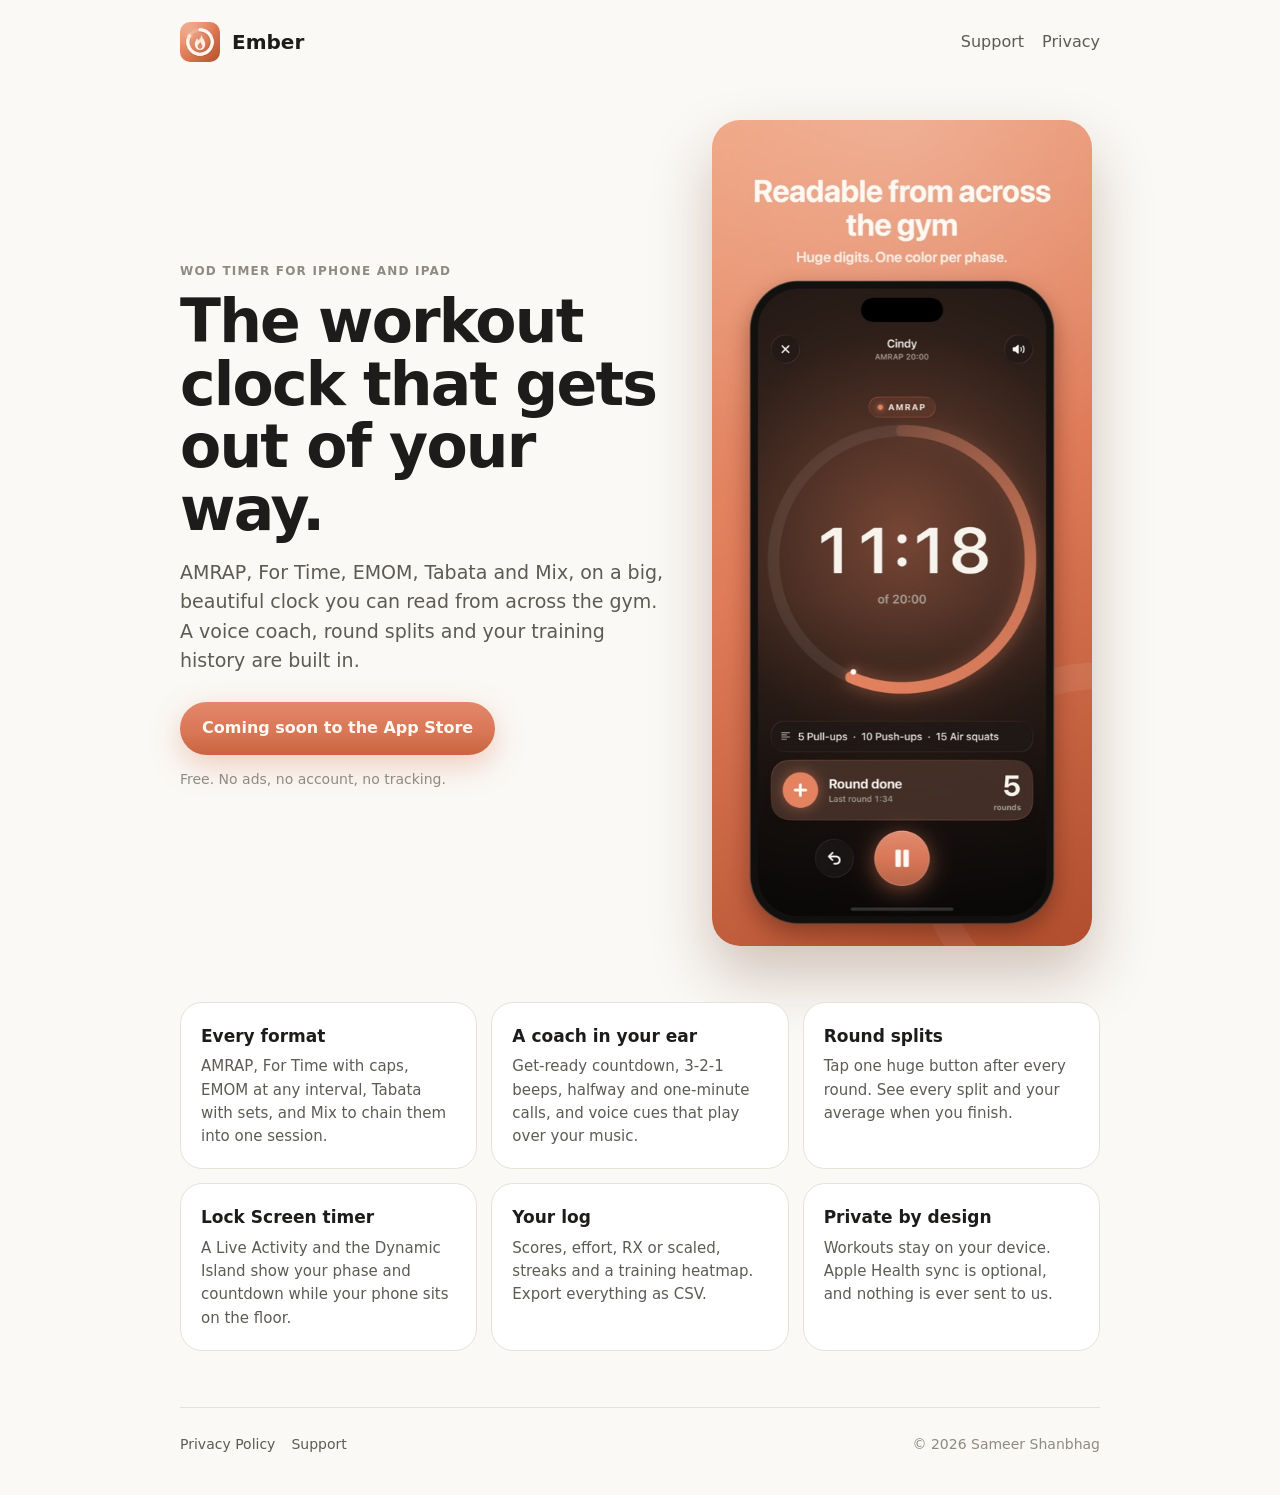
<file: index.html>
<!doctype html>
<html lang="en">
<head>
  <meta charset="utf-8">
  <meta name="viewport" content="width=device-width, initial-scale=1">
  <title>Ember: WOD Timer</title>
  <meta name="description" content="A free, beautiful workout timer for AMRAP, For Time, EMOM, Tabata and Mix. Voice coaching, round splits, Live Activities. No ads, no account.">
  <link rel="icon" href="assets/icon.png">
  <link rel="apple-touch-icon" href="assets/icon.png">
  <link rel="stylesheet" href="styles.css">
</head>
<body>
  <div class="wrap">
    <header class="site">
      <a class="brand" href="./"><img src="assets/icon.png" alt="">Ember</a>
      <nav><a href="support/">Support</a><a href="privacy/">Privacy</a></nav>
    </header>

    <section class="hero">
      <div>
        <div class="eyebrow">WOD timer for iPhone and iPad</div>
        <h1>The workout clock that gets out of your way.</h1>
        <p class="lede">AMRAP, For Time, EMOM, Tabata and Mix, on a big, beautiful clock you can read from across the gym. A voice coach, round splits and your training history are built in.</p>
        <span class="pill">Coming soon to the App Store</span>
        <p class="note">Free. No ads, no account, no tracking.</p>
      </div>
      <img class="shot" src="assets/screen-stage.jpg" alt="Ember's AMRAP timer showing 11:18 remaining and five rounds counted">
    </section>

    <section class="grid">
      <div class="card"><h3>Every format</h3><p>AMRAP, For Time with caps, EMOM at any interval, Tabata with sets, and Mix to chain them into one session.</p></div>
      <div class="card"><h3>A coach in your ear</h3><p>Get-ready countdown, 3-2-1 beeps, halfway and one-minute calls, and voice cues that play over your music.</p></div>
      <div class="card"><h3>Round splits</h3><p>Tap one huge button after every round. See every split and your average when you finish.</p></div>
      <div class="card"><h3>Lock Screen timer</h3><p>A Live Activity and the Dynamic Island show your phase and countdown while your phone sits on the floor.</p></div>
      <div class="card"><h3>Your log</h3><p>Scores, effort, RX or scaled, streaks and a training heatmap. Export everything as CSV.</p></div>
      <div class="card"><h3>Private by design</h3><p>Workouts stay on your device. Apple Health sync is optional, and nothing is ever sent to us.</p></div>
    </section>

    <footer class="site">
      <div><a href="privacy/">Privacy Policy</a><a href="support/">Support</a></div>
      <div>© 2026 Sameer Shanbhag</div>
    </footer>
  </div>
</body>
</html>
</file>
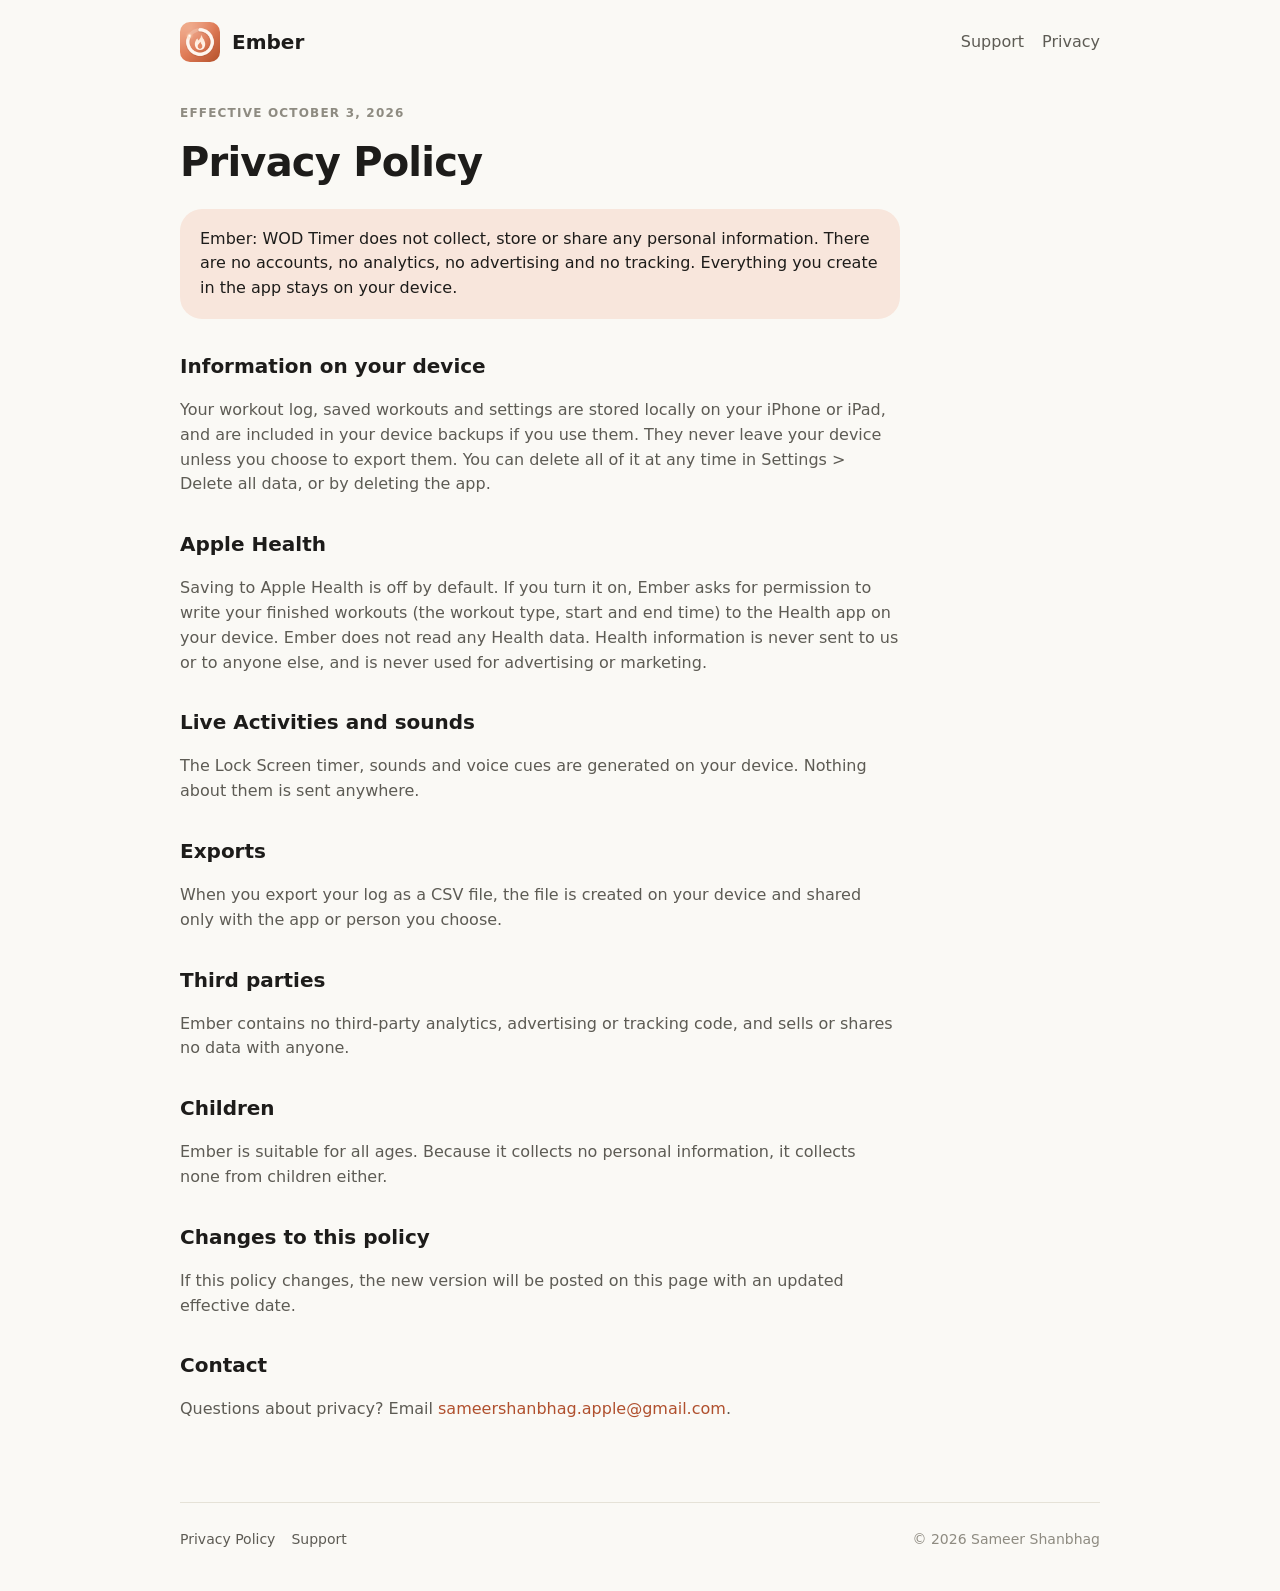
<file: privacy/index.html>
<!doctype html>
<html lang="en">
<head>
  <meta charset="utf-8">
  <meta name="viewport" content="width=device-width, initial-scale=1">
  <title>Privacy Policy · Ember</title>
  <meta name="description" content="Ember collects no personal data. Your workouts stay on your device.">
  <link rel="icon" href="../assets/icon.png">
  <link rel="stylesheet" href="../styles.css">
</head>
<body>
  <div class="wrap">
    <header class="site">
      <a class="brand" href="../"><img src="../assets/icon.png" alt="">Ember</a>
      <nav><a href="../support/">Support</a><a href="./">Privacy</a></nav>
    </header>

    <main class="doc">
      <div class="eyebrow">Effective October 3, 2026</div>
      <h1>Privacy Policy</h1>
      <p class="summary">Ember: WOD Timer does not collect, store or share any personal information. There are no accounts, no analytics, no advertising and no tracking. Everything you create in the app stays on your device.</p>

      <h2>Information on your device</h2>
      <p>Your workout log, saved workouts and settings are stored locally on your iPhone or iPad, and are included in your device backups if you use them. They never leave your device unless you choose to export them. You can delete all of it at any time in Settings &gt; Delete all data, or by deleting the app.</p>

      <h2>Apple Health</h2>
      <p>Saving to Apple Health is off by default. If you turn it on, Ember asks for permission to write your finished workouts (the workout type, start and end time) to the Health app on your device. Ember does not read any Health data. Health information is never sent to us or to anyone else, and is never used for advertising or marketing.</p>

      <h2>Live Activities and sounds</h2>
      <p>The Lock Screen timer, sounds and voice cues are generated on your device. Nothing about them is sent anywhere.</p>

      <h2>Exports</h2>
      <p>When you export your log as a CSV file, the file is created on your device and shared only with the app or person you choose.</p>

      <h2>Third parties</h2>
      <p>Ember contains no third-party analytics, advertising or tracking code, and sells or shares no data with anyone.</p>

      <h2>Children</h2>
      <p>Ember is suitable for all ages. Because it collects no personal information, it collects none from children either.</p>

      <h2>Changes to this policy</h2>
      <p>If this policy changes, the new version will be posted on this page with an updated effective date.</p>

      <h2>Contact</h2>
      <p>Questions about privacy? Email <a href="mailto:sameershanbhag.apple@gmail.com">sameershanbhag.apple@gmail.com</a>.</p>
    </main>

    <footer class="site">
      <div><a href="./">Privacy Policy</a><a href="../support/">Support</a></div>
      <div>© 2026 Sameer Shanbhag</div>
    </footer>
  </div>
</body>
</html>
</file>
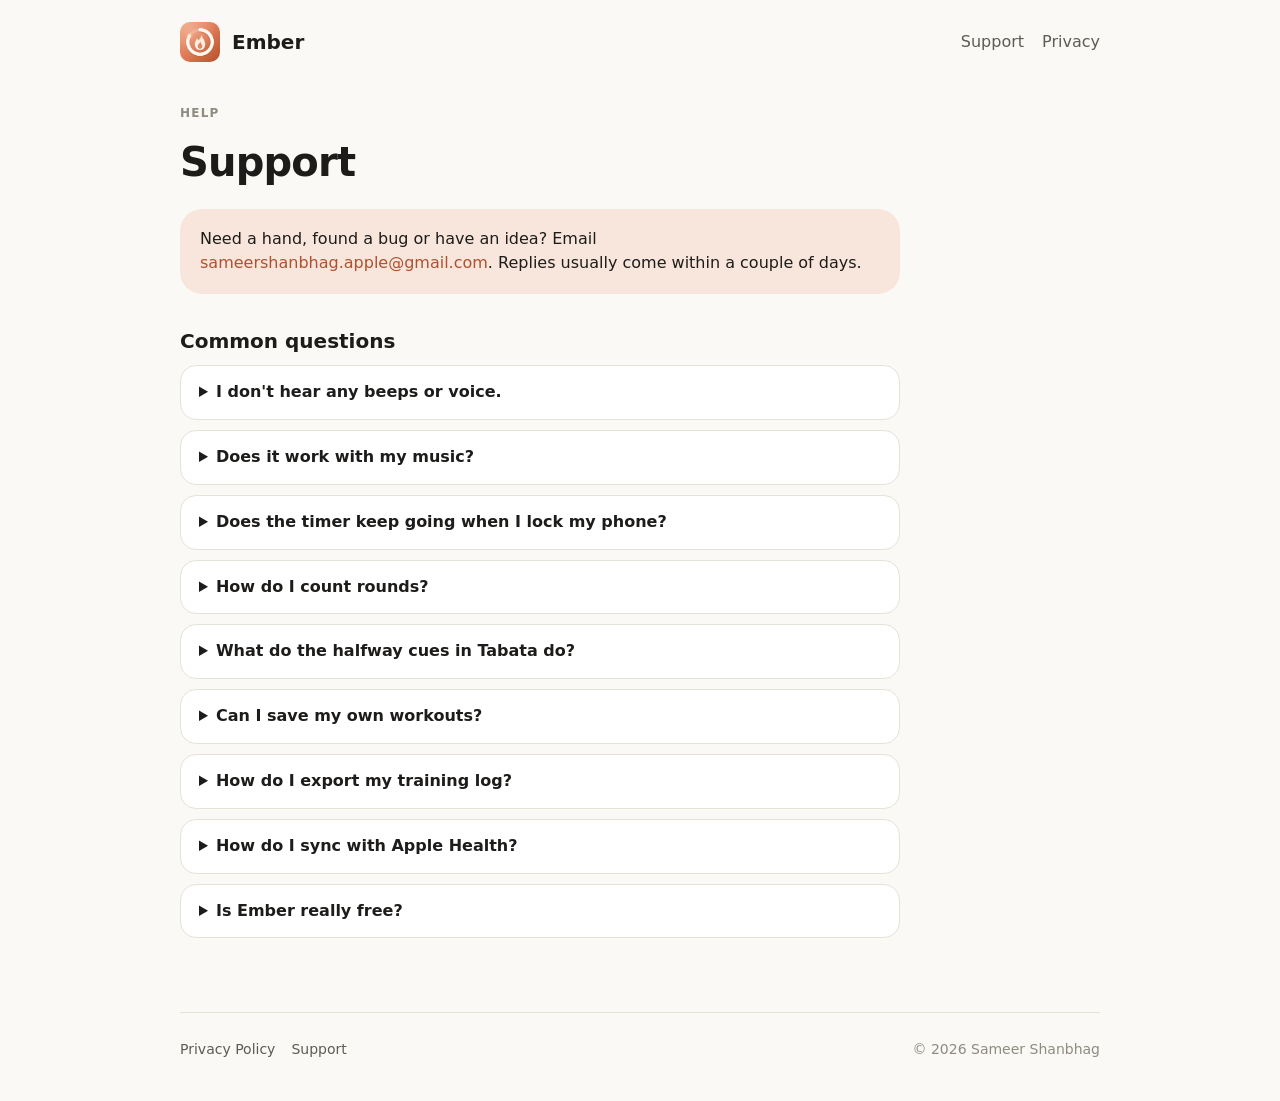
<file: support/index.html>
<!doctype html>
<html lang="en">
<head>
  <meta charset="utf-8">
  <meta name="viewport" content="width=device-width, initial-scale=1">
  <title>Support · Ember</title>
  <meta name="description" content="Help and answers for Ember: WOD Timer.">
  <link rel="icon" href="../assets/icon.png">
  <link rel="stylesheet" href="../styles.css">
</head>
<body>
  <div class="wrap">
    <header class="site">
      <a class="brand" href="../"><img src="../assets/icon.png" alt="">Ember</a>
      <nav><a href="./">Support</a><a href="../privacy/">Privacy</a></nav>
    </header>

    <main class="doc">
      <div class="eyebrow">Help</div>
      <h1>Support</h1>
      <p class="summary">Need a hand, found a bug or have an idea? Email <a href="mailto:sameershanbhag.apple@gmail.com">sameershanbhag.apple@gmail.com</a>. Replies usually come within a couple of days.</p>

      <h2>Common questions</h2>
      <div class="faq">
        <details>
          <summary>I don't hear any beeps or voice.</summary>
          <p>Check Settings &gt; Sound cues and Voice coach, turn up your device volume, and make sure the speaker button on the timer screen isn't muted. Cues play even when the ringer switch is off.</p>
        </details>
        <details>
          <summary>Does it work with my music?</summary>
          <p>Yes. Cues play over Apple Music, Spotify and podcasts. With Lower music for voice turned on, your music dips briefly while the coach speaks.</p>
        </details>
        <details>
          <summary>Does the timer keep going when I lock my phone?</summary>
          <p>Yes. The Lock Screen and Dynamic Island show your current phase and countdown, and notifications ring each phase change and the finish. Allow notifications for Ember to hear them. You can turn the Lock Screen timer off in Settings.</p>
        </details>
        <details>
          <summary>How do I count rounds?</summary>
          <p>In AMRAP and For Time, tap the big Round done button each time you finish a round. Ember records the split. Tap the arrow next to the pause button to undo the last round.</p>
        </details>
        <details>
          <summary>What do the halfway cues in Tabata do?</summary>
          <p>Every work interval gets a beep and a "Halfway" call at its midpoint, and you'll hear "Halfway there" at the middle of the whole Tabata. Turn the per-interval cue off with the Halfway cue switch in the Tabata setup.</p>
        </details>
        <details>
          <summary>Can I save my own workouts?</summary>
          <p>Yes. Set up any timer, add a name and your movements, then tap the bookmark button. Saved workouts appear on the home screen.</p>
        </details>
        <details>
          <summary>How do I export my training log?</summary>
          <p>Open the Log tab and tap the share button to export everything as a CSV file that opens in Numbers, Excel or Google Sheets.</p>
        </details>
        <details>
          <summary>How do I sync with Apple Health?</summary>
          <p>Turn on Settings &gt; Save to Apple Health and allow access. Finished workouts you save to the log are also saved to Health.</p>
        </details>
        <details>
          <summary>Is Ember really free?</summary>
          <p>Yes. No ads, no subscriptions and no account.</p>
        </details>
      </div>
    </main>

    <footer class="site">
      <div><a href="../privacy/">Privacy Policy</a><a href="./">Support</a></div>
      <div>© 2026 Sameer Shanbhag</div>
    </footer>
  </div>
</body>
</html>
</file>
<file: styles.css>
:root {
  --ember: #d97757;
  --ember-deep: #bd5b3a;
  --ember-text: #b0502e;
  --ember-wash: #f8e6dc;
  --canvas: #faf9f5;
  --surface: #ffffff;
  --sunken: #f1efe8;
  --hairline: #e5e2d7;
  --text: #1d1c1a;
  --text-2: #5d5b54;
  --text-3: #8e8b81;
  --radius: 22px;
  color-scheme: light dark;
}

@media (prefers-color-scheme: dark) {
  :root {
    --ember-text: #ec9473;
    --ember-wash: #3a241c;
    --canvas: #151413;
    --surface: #1f1d1b;
    --sunken: #2a2825;
    --hairline: #34312c;
    --text: #f5f3ee;
    --text-2: #b5b1a6;
    --text-3: #7e7a70;
  }
}

* { box-sizing: border-box; }

html, body {
  margin: 0;
  background: var(--canvas);
  color: var(--text);
  font-family: -apple-system, BlinkMacSystemFont, "SF Pro Text", "Inter", "Segoe UI", system-ui, sans-serif;
  line-height: 1.55;
  -webkit-font-smoothing: antialiased;
}

a { color: var(--ember-text); text-decoration: none; }
a:hover { text-decoration: underline; }

.wrap { max-width: 960px; margin: 0 auto; padding: 0 20px; }

header.site {
  display: flex;
  align-items: center;
  justify-content: space-between;
  padding: 22px 0;
}

.brand {
  display: flex;
  align-items: center;
  gap: 12px;
  font-weight: 700;
  font-size: 20px;
  color: var(--text);
}
.brand:hover { text-decoration: none; }
.brand img { width: 40px; height: 40px; border-radius: 10px; }

nav a { margin-left: 18px; color: var(--text-2); font-weight: 500; }

.eyebrow {
  font-size: 12px;
  font-weight: 600;
  letter-spacing: 0.1em;
  text-transform: uppercase;
  color: var(--text-3);
}

.hero {
  display: grid;
  grid-template-columns: 1.1fr 0.9fr;
  gap: 40px;
  align-items: center;
  padding: 36px 0 56px;
}

.hero h1 {
  font-size: clamp(38px, 6vw, 60px);
  line-height: 1.04;
  letter-spacing: -0.03em;
  margin: 10px 0 18px;
}

.hero p.lede { font-size: 19px; color: var(--text-2); margin: 0 0 26px; max-width: 34em; }

.pill {
  display: inline-flex;
  align-items: center;
  gap: 10px;
  padding: 14px 22px;
  border-radius: 999px;
  background: linear-gradient(180deg, #e3876a, var(--ember) 55%, #c8653f);
  color: #fff9f4;
  font-weight: 600;
  box-shadow: 0 10px 30px rgba(217, 119, 87, 0.35);
}

.note { font-size: 14px; color: var(--text-3); margin-top: 14px; }

.hero img.shot {
  width: 100%;
  max-width: 380px;
  justify-self: center;
  border-radius: 28px;
  box-shadow: 0 30px 60px rgba(90, 30, 10, 0.25);
}

.grid {
  display: grid;
  grid-template-columns: repeat(3, 1fr);
  gap: 14px;
  padding-bottom: 56px;
}

.card {
  background: var(--surface);
  border: 1px solid var(--hairline);
  border-radius: var(--radius);
  padding: 20px;
}
.card h3 { margin: 0 0 6px; font-size: 17px; }
.card p { margin: 0; color: var(--text-2); font-size: 15px; }

.doc { max-width: 720px; padding: 20px 0 64px; }
.doc h1 { font-size: 40px; letter-spacing: -0.02em; margin: 8px 0 6px; }
.doc h2 { font-size: 20px; margin: 32px 0 8px; }
.doc p, .doc li { color: var(--text-2); font-size: 16px; }
.doc .summary {
  background: var(--ember-wash);
  border-radius: var(--radius);
  padding: 18px 20px;
  color: var(--text);
  font-weight: 500;
}

.faq details {
  background: var(--surface);
  border: 1px solid var(--hairline);
  border-radius: 16px;
  padding: 14px 18px;
  margin-bottom: 10px;
}
.faq summary { font-weight: 600; cursor: pointer; color: var(--text); }
.faq details p { margin: 10px 0 2px; }

footer.site {
  border-top: 1px solid var(--hairline);
  padding: 26px 0 40px;
  color: var(--text-3);
  font-size: 14px;
  display: flex;
  justify-content: space-between;
  flex-wrap: wrap;
  gap: 10px;
}
footer.site a { color: var(--text-2); margin-right: 16px; }

@media (max-width: 760px) {
  .hero { grid-template-columns: 1fr; padding-top: 12px; }
  .grid { grid-template-columns: 1fr; }
  nav a { margin-left: 12px; }
}
</file>
